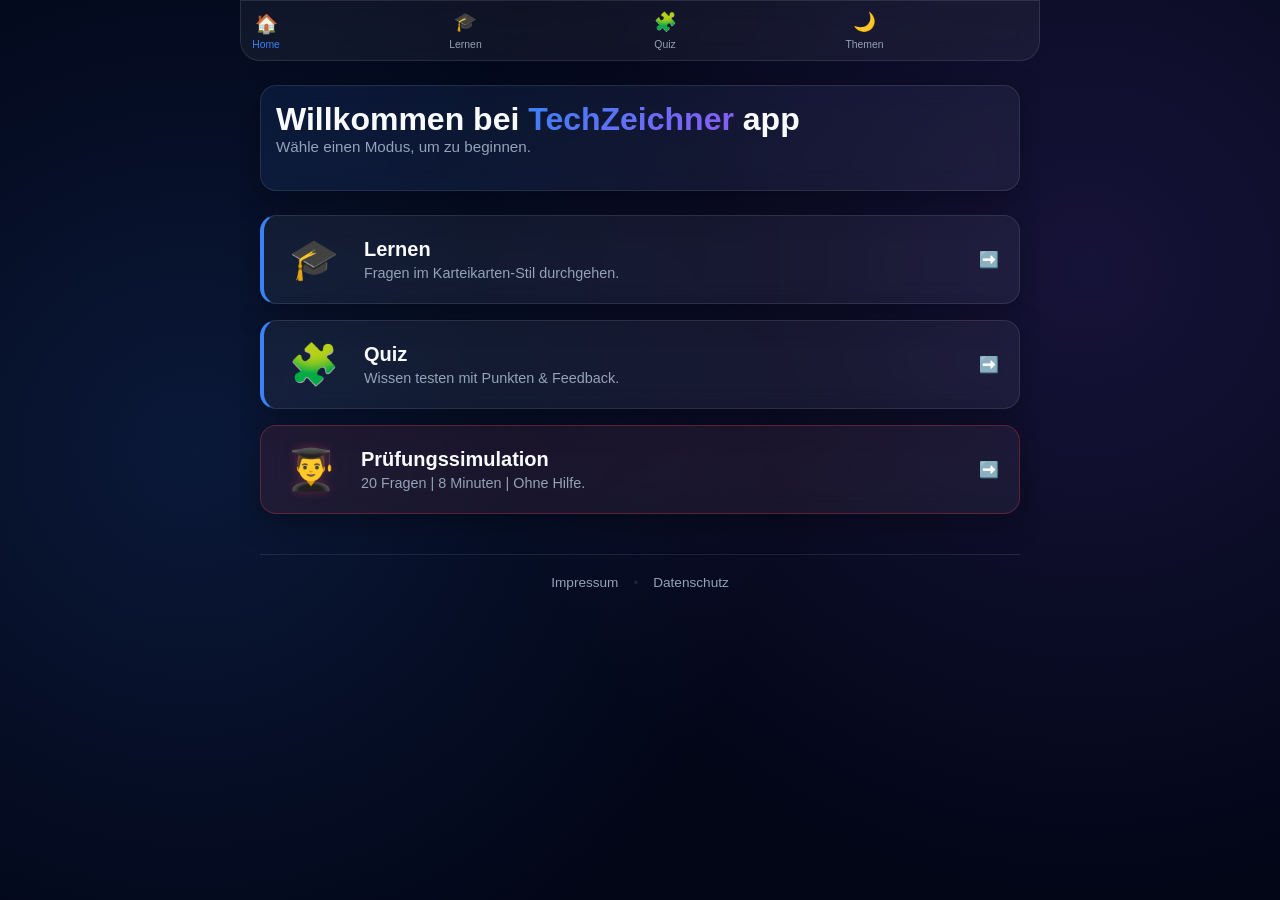
<file: index.html>
<!DOCTYPE html>
<html lang="de">

<head>
    <meta charset="UTF-8">
    <meta name="viewport" content="width=device-width, initial-scale=1.0">
    <meta name="theme-color" content="#0f172a">
    <link rel="manifest" href="manifest.json">
    <link rel="apple-touch-icon" href="apple-touch-icon.png">
    <!-- Verwendung von System-Schriftarten für 100% Datenschutz & Performance -->
    <link rel="stylesheet" href="styles.css">
</head>

<body>
    <div class="app-container">
        <!-- Main Content -->
        <main id="main-content" class="content-area">
            <!-- Content will be rendered here via JS -->
        </main>

        <!-- Bottom Navigation -->
        <nav class="glass-nav">
            <button class="nav-btn active" data-target="home">
                <span class="nav-icon">🏠</span>
                <span>Home</span>
            </button>
            <button class="nav-btn" data-target="learning-home">
                <span class="nav-icon">🎓</span>
                <span>Lernen</span>
            </button>
            <button class="nav-btn" data-target="quiz-home">
                <span class="nav-icon">🧩</span>
                <span>Quiz</span>
            </button>
            <button id="theme-toggle" class="nav-btn" title="Theme wechseln">
                <span id="theme-icon" class="nav-icon">🌙</span>
                <span>Themen</span>
            </button>
        </nav>

        <!-- Global Learning Actions (Fixed at bottom) -->
        <div id="global-learning-actions" class="learning-actions" style="display: none;">
            <button id="btn-show-solution" class="btn-primary" onclick="app.showSolution()">
                <span>👁️</span> Lösung anzeigen
            </button>
            <button id="btn-next-learning" class="btn-primary" style="display: none;" onclick="app.nextQuestion()">
                Nächste Frage ➡️
            </button>
        </div>
    </div>

    <!-- View Templates -->
    <template id="tpl-home">
        <div class="view home-view fade-in">
            <div class="welcome-card glass-card">
                <h1>Willkommen bei <span class="accent-text">TechZeichner</span> app</h1>
                <p>Wähle einen Modus, um zu beginnen.</p>
            </div>

            <div class="gateway-grid">
                <div class="gateway-card glass-card learning-card" onclick="app.navigateTo('learning-home')">
                    <div class="module-icon">🎓</div>
                    <div class="gateway-info">
                        <h3>Lernen</h3>
                        <p>Fragen im Karteikarten-Stil durchgehen.</p>
                    </div>
                    <span class="chevron">➡️</span>
                </div>

                <div class="gateway-card glass-card quiz-card" onclick="app.navigateTo('quiz-home')">
                    <div class="module-icon">🧩</div>
                    <div class="gateway-info">
                        <h3>Quiz</h3>
                        <p>Wissen testen mit Punkten & Feedback.</p>
                    </div>
                    <span class="chevron">➡️</span>
                </div>

                <div class="gateway-card glass-card exam-card" onclick="app.startExam()">
                    <div class="module-icon">👨‍🎓</div>
                    <div class="gateway-info">
                        <h3>Prüfungssimulation</h3>
                        <p>20 Fragen | 8 Minuten | Ohne Hilfe.</p>
                    </div>
                    <span class="chevron">➡️</span>
                </div>
            </div>
            <div class="legal-footer">
                <a href="impressum.html">Impressum</a>
                <span class="separator">•</span>
                <a href="datenschutz.html">Datenschutz</a>
            </div>
        </div>
    </template>


    <template id="tpl-quiz-home">
        <div class="view quiz-home-view fade-in">
            <div class="welcome-card glass-card">
                <h2>Quiz-Modus 🧩</h2>
                <p>Wähle ein Thema, um dein Wissen zu testen. Für jede richtige Antwort sammelst du Punkte!</p>
            </div>

            <div class="section-title">
                <h3>Thema wählen</h3>
            </div>

            <div class="modules-grid">
                <div class="module-card glass-card" onclick="app.startQuiz('Blattformate')">
                    <div class="module-icon">📄</div>
                    <h3>Blattformate</h3>
                    <p>Wissen testen</p>
                </div>
                <div class="module-card glass-card" onclick="app.startQuiz('Linienarten')">
                    <div class="module-icon">🖋️</div>
                    <h3>Linienarten</h3>
                    <p>Wissen testen</p>
                </div>
                <div class="module-card glass-card" onclick="app.startQuiz('Maßstäbe')">
                    <div class="module-icon">📏</div>
                    <h3>Maßstäbe</h3>
                    <p>Wissen testen</p>
                </div>
                <div class="module-card glass-card" onclick="app.startQuiz('Bemaßung')">
                    <div class="module-icon">↔️</div>
                    <h3>Bemaßung</h3>
                    <p>Wissen testen</p>
                </div>
                <div class="module-card glass-card" onclick="app.startQuiz('Projektionen')">
                    <div class="module-icon">📦</div>
                    <h3>Projektionen</h3>
                    <p>Wissen testen</p>
                </div>
                <div class="module-card glass-card" onclick="app.startQuiz('Schnitte')">
                    <div class="module-icon">✂️</div>
                    <h3>Schnitte</h3>
                    <p>Wissen testen</p>
                </div>
                <div class="module-card glass-card" onclick="app.startQuiz('Gewinde')">
                    <div class="module-icon">🔩</div>
                    <h3>Gewinde</h3>
                    <p>Wissen testen</p>
                </div>
                <div class="module-card glass-card all-topics-card" onclick="app.startQuiz('all')">
                    <div class="module-icon">🔀</div>
                    <h3>Alle Themen</h3>
                    <p>Gemischt testen</p>
                </div>
            </div>
        </div>
    </template>

    <template id="tpl-quiz-session">
        <div class="view quiz-view" id="quiz-view-container">
            <div class="quiz-header">
                <h2 id="quiz-title">Wissens-Quiz</h2>
                <div class="score-badge">
                    <span id="score-icon">⭐</span>
                    <span id="quiz-score">0</span>
                </div>
            </div>

            <div class="quiz-progress-bar">
                <div id="quiz-progress-fill" class="quiz-progress-bar-fill"></div>
            </div>


            <!-- Question area -->
            <div id="quiz-container" class="glass-card">
                <!-- Question content injected here -->
            </div>

            <!-- Quiz Actions (Fixed at bottom) -->
            <div id="quiz-actions-container" class="learning-actions" style="display: none;">
                <button id="persistent-next-btn" class="btn-primary" onclick="app.nextQuestion()">
                    Nächste Frage ➡️
                </button>
            </div>

            <!-- Timer für Prüfung -->
            <div id="exam-timer-container" class="glass-card timer-card" style="display: none;">
                <span>🕒</span>
                <span id="exam-timer">8:00</span>
            </div>
        </div>
    </template>




    <template id="tpl-learning-home">
        <div class="view learning-home-view fade-in">
            <div class="welcome-card glass-card">
                <h2>Lern-Modus 🎓</h2>
                <p>Wähle ein Thema, um die Fragen im Karteikarten-Prinzip durchzugehen. Ohne Stress, ohne Zeitdruck.</p>
            </div>

            <div class="section-title">
                <h3>Thema zum Lernen</h3>
            </div>

            <div class="modules-grid" id="learning-theme-grid">
                <div class="module-card glass-card" onclick="app.startLearning('Blattformate')">
                    <div class="module-icon">📄</div>
                    <h3>Blattformate</h3>
                    <p>Lernen</p>
                </div>
                <div class="module-card glass-card" onclick="app.startLearning('Linienarten')">
                    <div class="module-icon">🖋️</div>
                    <h3>Linienarten</h3>
                    <p>Lernen</p>
                </div>
                <div class="module-card glass-card" onclick="app.startLearning('Maßstäbe')">
                    <div class="module-icon">📏</div>
                    <h3>Maßstäbe</h3>
                    <p>Lernen</p>
                </div>
                <div class="module-card glass-card" onclick="app.startLearning('Bemaßung')">
                    <div class="module-icon">↔️</div>
                    <h3>Bemaßung</h3>
                    <p>Lernen</p>
                </div>
                <div class="module-card glass-card" onclick="app.startLearning('Projektionen')">
                    <div class="module-icon">📦</div>
                    <h3>Projektionen</h3>
                    <p>Lernen</p>
                </div>
                <div class="module-card glass-card" onclick="app.startLearning('Schnitte')">
                    <div class="module-icon">✂️</div>
                    <h3>Schnitte</h3>
                    <p>Lernen</p>
                </div>
                <div class="module-card glass-card" onclick="app.startLearning('Gewinde')">
                    <div class="module-icon">🔩</div>
                    <h3>Gewinde</h3>
                    <p>Lernen</p>
                </div>
                <div class="module-card glass-card all-topics-card" onclick="app.startLearning('all')">
                    <div class="module-icon">🔀</div>
                    <h3>Alle Themen</h3>
                    <p>Gemischt lernen</p>
                </div>
            </div>
        </div>
    </template>

    <template id="tpl-learning-session">
        <div class="view learning-view fade-in">
            <div class="quiz-header">
                <h2 id="learning-title">Lernmodus</h2>
                <span id="learning-progress" class="score-badge">Frage 1/X</span>
            </div>

            <div class="quiz-progress-bar">
                <div id="learning-progress-fill" class="quiz-progress-bar-fill"></div>
            </div>

            <div id="learning-container" class="glass-card">
                <!-- Question content injected here -->
            </div>
        </div>
    </template>

    <!-- Data and App Scripts -->
    <script src="questions_tz.js"></script>
    <script src="app.js"></script>
    <script>
        if ('serviceWorker' in navigator && window.location.protocol !== 'file:') {
            window.addEventListener('load', () => {
                navigator.serviceWorker.register('./service-worker.js')
                    .catch(err => console.warn('ServiceWorker registration failed:', err));
            });
        }
    </script>
</body>

</html>
</file>
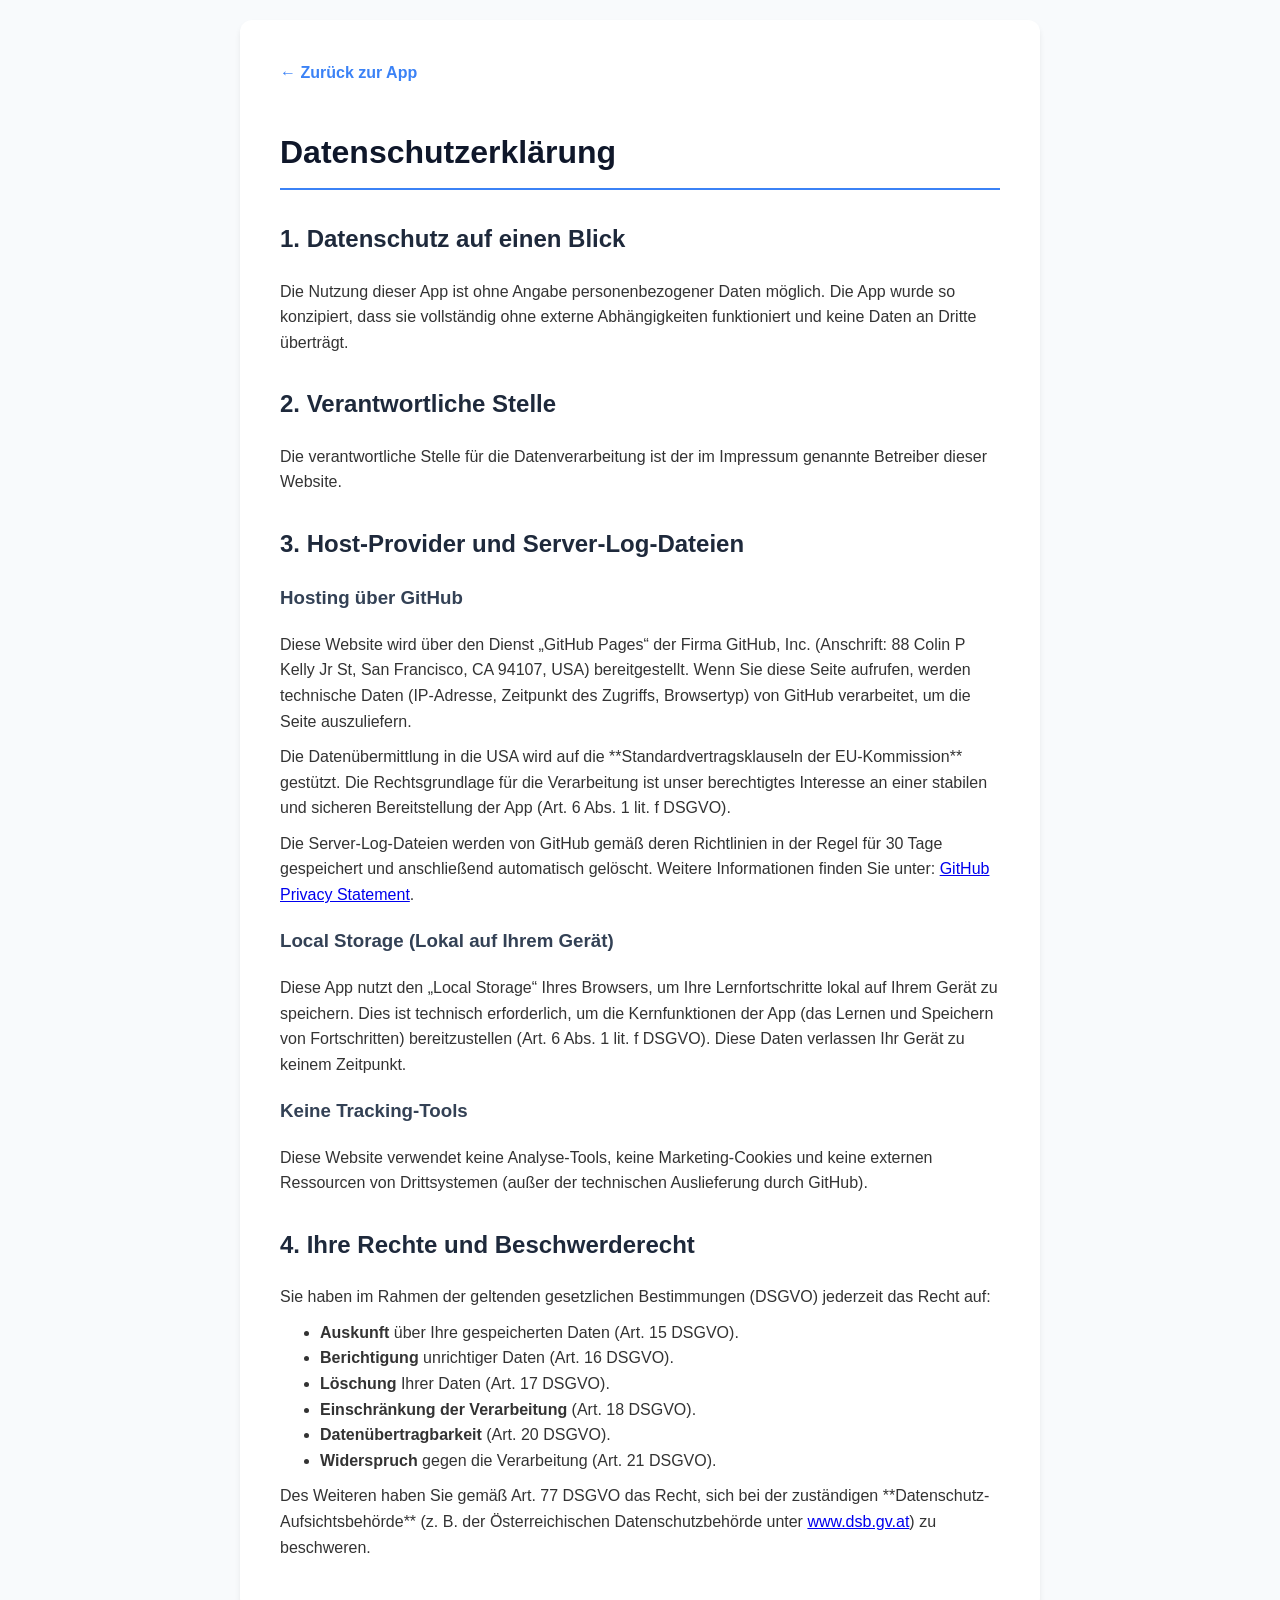
<file: datenschutz.html>
<!DOCTYPE html>
<html lang="de">
<head>
    <meta charset="UTF-8">
    <meta name="viewport" content="width=device-width, initial-scale=1.0">
    <title>Datenschutzerklärung - TechZeichner Pro</title>
    <style>
        body {
            font-family: -apple-system, BlinkMacSystemFont, "Segoe UI", Roboto, Helvetica, Arial, sans-serif;
            line-height: 1.6;
            color: #333;
            max-width: 800px;
            margin: 0 auto;
            padding: 20px;
            background-color: #f8fafc;
        }
        .container {
            background: white;
            padding: 40px;
            border-radius: 12px;
            box-shadow: 0 4px 6px -1px rgba(0, 0, 0, 0.1);
        }
        h1 { color: #0f172a; border-bottom: 2px solid #3b82f6; padding-bottom: 10px; }
        h2 { color: #1e293b; margin-top: 30px; }
        h3 { color: #334155; }
        p, ul { margin: 10px 0; }
        .back-link { display: inline-block; margin-bottom: 20px; color: #3b82f6; text-decoration: none; font-weight: 600; }
        .back-link:hover { text-decoration: underline; }
    </style>
</head>
<body>
    <div class="container">
        <a href="index.html" class="back-link">← Zurück zur App</a>
        <h1>Datenschutzerklärung</h1>

        <h2>1. Datenschutz auf einen Blick</h2>
        <p>Die Nutzung dieser App ist ohne Angabe personenbezogener Daten möglich. Die App wurde so konzipiert, dass sie vollständig ohne externe Abhängigkeiten funktioniert und keine Daten an Dritte überträgt.</p>

        <h2>2. Verantwortliche Stelle</h2>
        <p>Die verantwortliche Stelle für die Datenverarbeitung ist der im Impressum genannte Betreiber dieser Website.</p>

        <h2>3. Host-Provider und Server-Log-Dateien</h2>
        <h3>Hosting über GitHub</h3>
        <p>Diese Website wird über den Dienst „GitHub Pages“ der Firma GitHub, Inc. (Anschrift: 88 Colin P Kelly Jr St, San Francisco, CA 94107, USA) bereitgestellt. Wenn Sie diese Seite aufrufen, werden technische Daten (IP-Adresse, Zeitpunkt des Zugriffs, Browsertyp) von GitHub verarbeitet, um die Seite auszuliefern.</p>
        <p>Die Datenübermittlung in die USA wird auf die **Standardvertragsklauseln der EU-Kommission** gestützt. Die Rechtsgrundlage für die Verarbeitung ist unser berechtigtes Interesse an einer stabilen und sicheren Bereitstellung der App (Art. 6 Abs. 1 lit. f DSGVO).</p>
        <p>Die Server-Log-Dateien werden von GitHub gemäß deren Richtlinien in der Regel für 30 Tage gespeichert und anschließend automatisch gelöscht. Weitere Informationen finden Sie unter: <a href="https://docs.github.com/en/site-policy/privacy-policies/github-privacy-statement" target="_blank" rel="noopener noreferrer">GitHub Privacy Statement</a>.</p>

        <h3>Local Storage (Lokal auf Ihrem Gerät)</h3>
        <p>Diese App nutzt den „Local Storage“ Ihres Browsers, um Ihre Lernfortschritte lokal auf Ihrem Gerät zu speichern. Dies ist technisch erforderlich, um die Kernfunktionen der App (das Lernen und Speichern von Fortschritten) bereitzustellen (Art. 6 Abs. 1 lit. f DSGVO). Diese Daten verlassen Ihr Gerät zu keinem Zeitpunkt.</p>

        <h3>Keine Tracking-Tools</h3>
        <p>Diese Website verwendet keine Analyse-Tools, keine Marketing-Cookies und keine externen Ressourcen von Drittsystemen (außer der technischen Auslieferung durch GitHub).</p>

        <h2>4. Ihre Rechte und Beschwerderecht</h2>
        <p>Sie haben im Rahmen der geltenden gesetzlichen Bestimmungen (DSGVO) jederzeit das Recht auf:</p>
        <ul>
            <li><strong>Auskunft</strong> über Ihre gespeicherten Daten (Art. 15 DSGVO).</li>
            <li><strong>Berichtigung</strong> unrichtiger Daten (Art. 16 DSGVO).</li>
            <li><strong>Löschung</strong> Ihrer Daten (Art. 17 DSGVO).</li>
            <li><strong>Einschränkung der Verarbeitung</strong> (Art. 18 DSGVO).</li>
            <li><strong>Datenübertragbarkeit</strong> (Art. 20 DSGVO).</li>
            <li><strong>Widerspruch</strong> gegen die Verarbeitung (Art. 21 DSGVO).</li>
        </ul>
        <p>Des Weiteren haben Sie gemäß Art. 77 DSGVO das Recht, sich bei der zuständigen **Datenschutz-Aufsichtsbehörde** (z. B. der Österreichischen Datenschutzbehörde unter <a href="https://www.dsb.gv.at" target="_blank" rel="noopener noreferrer">www.dsb.gv.at</a>) zu beschweren.</p>
    </div>
</body>
</html>
</file>
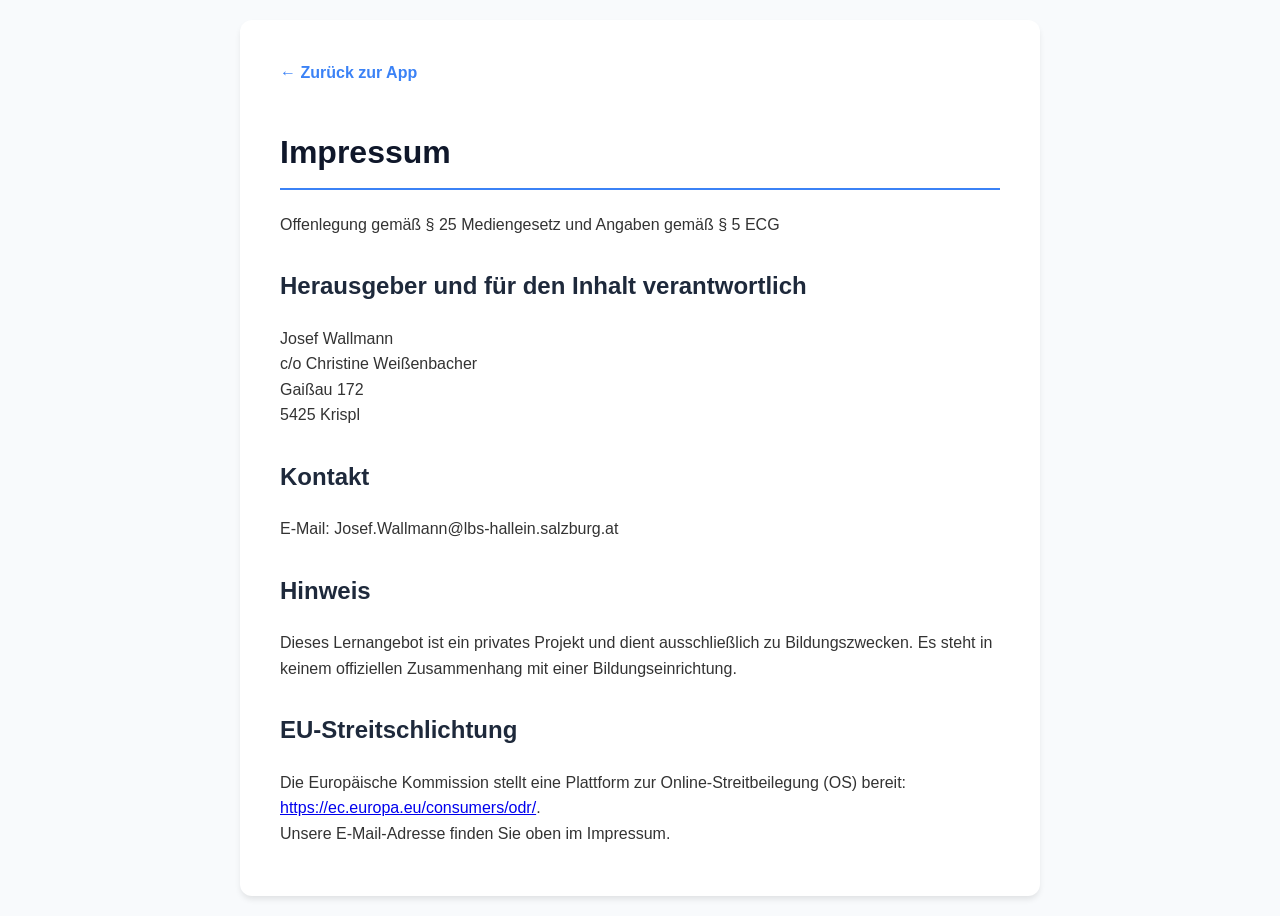
<file: impressum.html>
<!DOCTYPE html>
<html lang="de">

<head>
    <meta charset="UTF-8">
    <meta name="viewport" content="width=device-width, initial-scale=1.0">
    <title>Impressum - TechZeichner Pro</title>
    <style>
        body {
            font-family: -apple-system, BlinkMacSystemFont, "Segoe UI", Roboto, Helvetica, Arial, sans-serif;
            line-height: 1.6;
            color: #333;
            max-width: 800px;
            margin: 0 auto;
            padding: 20px;
            background-color: #f8fafc;
        }

        .container {
            background: white;
            padding: 40px;
            border-radius: 12px;
            box-shadow: 0 4px 6px -1px rgba(0, 0, 0, 0.1);
        }

        h1 {
            color: #0f172a;
            border-bottom: 2px solid #3b82f6;
            padding-bottom: 10px;
        }

        h2 {
            color: #1e293b;
            margin-top: 30px;
        }

        p {
            margin: 10px 0;
        }

        .back-link {
            display: inline-block;
            margin-bottom: 20px;
            color: #3b82f6;
            text-decoration: none;
            font-weight: 600;
        }

        .back-link:hover {
            text-decoration: underline;
        }
    </style>
</head>

<body>
    <div class="container">
        <a href="index.html" class="back-link">← Zurück zur App</a>
        <h1>Impressum</h1>
        <p>Offenlegung gemäß § 25 Mediengesetz und Angaben gemäß § 5 ECG</p>

        <h2>Herausgeber und für den Inhalt verantwortlich</h2>
        <p>
            Josef Wallmann<br>
            c/o Christine Weißenbacher<br>
            Gaißau 172<br>
            5425 Krispl
        </p>

        <h2>Kontakt</h2>
        <p>
            E-Mail: Josef.Wallmann@lbs-hallein.salzburg.at<br>

        </p>


        <h2>Hinweis</h2>
        <p>Dieses Lernangebot ist ein privates Projekt und dient ausschließlich zu Bildungszwecken. Es steht in keinem
            offiziellen Zusammenhang mit einer Bildungseinrichtung.</p>

        <h2>EU-Streitschlichtung</h2>
        <p>Die Europäische Kommission stellt eine Plattform zur Online-Streitbeilegung (OS) bereit:
            <a href="https://ec.europa.eu/consumers/odr/" target="_blank"
                rel="noopener noreferrer">https://ec.europa.eu/consumers/odr/</a>.<br>
            Unsere E-Mail-Adresse finden Sie oben im Impressum.
        </p>
    </div>
</body>

</html>
</file>
<file: styles.css>
:root, [data-theme="dark"] {
    --bg-dark: #0f172a;
    --bg-darker: #020617;
    --accent-blue: #3b82f6;
    --accent-blue-hover: #2563eb;
    --accent-gradient: linear-gradient(135deg, #3b82f6, #8b5cf6);
    --text-main: #f8fafc;
    --text-muted: #94a3b8;
    --glass-bg: rgba(255, 255, 255, 0.05);
    --glass-border: rgba(255, 255, 255, 0.1);
    --glass-highlight: rgba(255, 255, 255, 0.08);
    --success: #10b981;
    --error: #ef4444;
    --bg-radial-1: rgba(59, 130, 246, 0.15);
    --bg-radial-2: rgba(139, 92, 246, 0.15);
    --card-shadow: 0 8px 32px rgba(0, 0, 0, 0.3);
}

[data-theme="light"] {
    --bg-dark: #f1f5f9;
    --bg-darker: #e2e8f0;
    --accent-blue: #2563eb;
    --accent-blue-hover: #1d4ed8;
    --accent-gradient: linear-gradient(135deg, #3b82f6, #0ea5e9);
    --text-main: #0f172a;
    --text-muted: #475569;
    --glass-bg: rgba(255, 255, 255, 0.6);
    --glass-border: rgba(255, 255, 255, 0.5);
    --glass-highlight: rgba(255, 255, 255, 0.8);
    --success: #059669;
    --error: #dc2626;
    --bg-radial-1: rgba(59, 130, 246, 0.15);
    --bg-radial-2: rgba(14, 165, 233, 0.15);
    --card-shadow: 0 8px 32px rgba(0, 0, 0, 0.06);
}

[data-theme="modern"] {
    --bg-dark: #0f0019;
    --bg-darker: #05000a;
    --accent-blue: #d946ef;
    --accent-blue-hover: #c026d3;
    --accent-gradient: linear-gradient(135deg, #d946ef, #8b5cf6);
    --text-main: #faf5ff;
    --text-muted: #d8b4fe;
    --glass-bg: rgba(255, 255, 255, 0.03);
    --glass-border: rgba(217, 70, 239, 0.2);
    --glass-highlight: rgba(217, 70, 239, 0.1);
    --success: #10b981;
    --error: #f43f5e;
    --bg-radial-1: rgba(217, 70, 239, 0.08);
    --bg-radial-2: rgba(139, 92, 246, 0.08);
    --card-shadow: 0 8px 32px rgba(139, 92, 246, 0.1);
}

[data-theme="ocean"] {
    --bg-dark: #0c1e35;
    --bg-darker: #051122;
    --accent-blue: #06b6d4;
    --accent-blue-hover: #0891b2;
    --accent-gradient: linear-gradient(135deg, #06b6d4, #22d3ee);
    --text-main: #f0f9ff;
    --text-muted: #7dd3fc;
    --glass-bg: rgba(6, 182, 212, 0.05);
    --glass-border: rgba(6, 182, 212, 0.2);
    --glass-highlight: rgba(6, 182, 212, 0.1);
    --success: #10b981;
    --error: #ef4444;
    --bg-radial-1: rgba(6, 182, 212, 0.1);
    --bg-radial-2: rgba(30, 58, 138, 0.1);
    --card-shadow: 0 8px 32px rgba(6, 182, 212, 0.1);
}

[data-theme="forest"] {
    --bg-dark: #062016;
    --bg-darker: #04140d;
    --accent-blue: #10b981;
    --accent-blue-hover: #059669;
    --accent-gradient: linear-gradient(135deg, #10b981, #34d399);
    --text-main: #f0fdf4;
    --text-muted: #86efac;
    --glass-bg: rgba(16, 185, 129, 0.05);
    --glass-border: rgba(16, 185, 129, 0.2);
    --glass-highlight: rgba(16, 185, 129, 0.1);
    --success: #10b981;
    --error: #ef4444;
    --bg-radial-1: rgba(16, 185, 129, 0.1);
    --bg-radial-2: rgba(20, 83, 45, 0.1);
    --card-shadow: 0 8px 32px rgba(16, 185, 129, 0.1);
}

[data-theme="cyber"] {
    --bg-dark: #120422;
    --bg-darker: #0a0214;
    --accent-blue: #f43f5e;
    --accent-blue-hover: #e11d48;
    --accent-gradient: linear-gradient(135deg, #f43f5e, #8b5cf6);
    --text-main: #fff1f2;
    --text-muted: #fda4af;
    --glass-bg: rgba(244, 63, 94, 0.05);
    --glass-border: rgba(244, 63, 94, 0.15);
    --glass-highlight: rgba(139, 92, 246, 0.1);
    --success: #22c55e;
    --error: #f43f5e;
    --bg-radial-1: rgba(244, 63, 94, 0.08);
    --bg-radial-2: rgba(139, 92, 246, 0.08);
    --card-shadow: 0 8px 32px rgba(244, 63, 94, 0.15);
}

* {
    margin: 0;
    padding: 0;
    box-sizing: border-box;
    font-family: -apple-system, BlinkMacSystemFont, "Segoe UI", Roboto, Helvetica, Arial, sans-serif, "Apple Color Emoji", "Segoe UI Emoji", "Segoe UI Symbol";
    -webkit-tap-highlight-color: transparent;
}

body {
    background-color: var(--bg-darker);
    color: var(--text-main);
    background-image:
        radial-gradient(circle at 15% 50%, var(--bg-radial-1) 0%, transparent 50%),
        radial-gradient(circle at 85% 30%, var(--bg-radial-2) 0%, transparent 50%);
    background-attachment: fixed;
    min-height: 100vh;
    transition: background-color 0.4s ease, color 0.4s ease;
}

.app-container {
    display: flex;
    flex-direction: column;
    height: 100vh;
    height: 100dvh;
    /* Dynamic viewport height for mobile browsers */
    max-width: 800px;
    margin: 0 auto;
    position: relative;
    overflow: hidden;
}

/* Glassmorphism Utilities */
.glass-header,
.glass-nav,
.glass-card {
    background: var(--glass-bg);
    backdrop-filter: blur(12px);
    -webkit-backdrop-filter: blur(12px);
    border: 1px solid var(--glass-border);
}

.glass-card {
    border-radius: 16px;
    padding: 15px;
    box-shadow: var(--card-shadow);
    transition: transform 0.3s cubic-bezier(0.175, 0.885, 0.32, 1.275), background 0.3s ease, box-shadow 0.3s ease, border-color 0.3s ease;
}


.header-content h1 {
    font-weight: 700;
    font-size: 1.5rem;
    letter-spacing: -0.5px;
}

.accent-text {
    background: var(--accent-gradient);
    background-clip: text;
    -webkit-background-clip: text;
    -webkit-text-fill-color: transparent;
}

/* Main Content */
.content-area {
    flex: 1;
    overflow-y: auto;
    padding: 20px;
    padding-top: 85px; /* Space for top nav */
    padding-bottom: 50px; 
    -webkit-overflow-scrolling: touch; /* Smooth scrolling for iOS */
}

/* Animations */
.fade-in {
    animation: fadeIn 0.4s ease forwards;
}

@keyframes fadeIn {
    from {
        opacity: 0;
        transform: translatey(10px);
    }

    to {
        opacity: 1;
        transform: translatey(0);
    }
}

/* Home View */
.welcome-card {
    margin-bottom: 24px;
    background: linear-gradient(145deg, rgba(59, 130, 246, 0.1), rgba(255, 255, 255, 0.05));
}

.section-title {
    margin: 30px 0 15px 0;
    padding-bottom: 8px;
    border-bottom: 1px solid var(--glass-border);
}

.section-title h3 {
    font-size: 1.1rem;
    font-weight: 600;
    color: var(--accent-blue);
    text-transform: uppercase;
    letter-spacing: 1px;
}

.welcome-card h2 {
    font-size: 1.5rem;
    margin-bottom: 8px;
}

.welcome-card p {
    color: var(--text-muted);
    font-size: 0.95rem;
    margin-bottom: 20px;
}



.modules-grid {
    display: grid;
    grid-template-columns: repeat(auto-fit, minmax(120px, 1fr));
    gap: 12px;
    user-select: none;
    /* Prevent selection while tapping */
}

.module-card {
    display: flex;
    flex-direction: column;
    align-items: center;
    text-align: center;
    cursor: pointer;
    padding: 12px;
}

.module-card:hover {
    transform: translateY(-8px) scale(1.03);
    background: var(--glass-highlight);
    border-color: var(--accent-blue);
    box-shadow: 0 12px 25px rgba(0, 0, 0, 0.2);
}

.module-icon {
    font-size: 2.2rem;
    margin-bottom: 10px;
    display: flex;
    justify-content: center;
    align-items: center;
}

.module-card h3 {
    font-size: 1rem;
    margin-bottom: 5px;
}

.module-card p {
    font-size: 0.8rem;
    color: var(--text-muted);
}

/* Quiz View */
.quiz-header {
    display: flex;
    justify-content: space-between;
    align-items: center;
    margin-bottom: 20px;
}

.score-badge {
    background: var(--glass-highlight);
    padding: 6px 12px;
    border-radius: 20px;
    font-weight: 600;
    font-size: 0.9rem;
    border: 1px solid var(--glass-border);
}

.quiz-question {
    font-size: 1.2rem;
    font-weight: 600;
    margin-bottom: 24px;
    line-height: 1.4;
}

.quiz-options {
    display: flex;
    flex-direction: column;
    gap: 12px;
}

.quiz-option {
    background: var(--glass-bg);
    border: 2px solid var(--glass-border);
    padding: 12px 16px;
    /* Extra touch area */
    border-radius: 12px;
    cursor: pointer;
    font-size: 0.95rem;
    font-weight: 500;
    color: var(--text-main);
    transition: all 0.3s cubic-bezier(0.175, 0.885, 0.32, 1.275);
    text-align: left;
    user-select: none;
}

.quiz-option:active {
    background: var(--glass-highlight);
    transform: scale(0.97);
}

.quiz-option:hover {
    background: var(--glass-highlight);
    border-color: var(--accent-blue);
    transform: translateY(-2px);
    box-shadow: 0 5px 15px rgba(0,0,0,0.1);
}

.quiz-option.correct {
    background: rgba(16, 185, 129, 0.2);
    border-color: var(--success);
}

.quiz-option.incorrect {
    background: rgba(239, 68, 68, 0.2);
    border-color: var(--error);
}

.quiz-next-btn {
    margin-top: 20px;
    width: 100%;
}

/* Quiz Progress Bar */
.quiz-progress-bar {
    height: 6px;
    background: rgba(255, 255, 255, 0.1);
    border-radius: 3px;
    margin-bottom: 20px;
    overflow: hidden;
}

.quiz-progress-bar-fill {
    height: 100%;
    background: var(--accent-gradient);
    width: 0%;
    transition: width 0.3s ease;
}

/* Review Mode */
.review-list {
    display: flex;
    flex-direction: column;
    gap: 16px;
    margin-top: 20px;
    text-align: left;
}

.review-item {
    padding: 15px;
    border-left: 4px solid var(--error);
}

.review-item h4 {
    font-size: 1rem;
    margin-bottom: 8px;
    color: var(--text-main);
}

.review-item .your-answer {
    color: var(--error);
    font-size: 0.9rem;
    margin-bottom: 4px;
}

.review-item .correct-answer {
    color: var(--success);
    font-size: 0.9rem;
    margin-bottom: 8px;
}

.review-item .explanation {
    font-size: 0.85rem;
    color: var(--text-muted);
    font-style: italic;
}

.btn-secondary {
    background: rgba(255, 255, 255, 0.1);
    color: var(--text-main);
    border: 1px solid var(--glass-border);
    padding: 7px 14px;
    border-radius: 6px;
    cursor: pointer;
    font-weight: 600;
    font-size: 0.85rem;
    transition: all 0.2s;
}

.btn-secondary:hover {
    background: rgba(255, 255, 255, 0.15);
}




/* Buttons */
.btn-primary {
    background: var(--accent-gradient);
    color: white;
    border: none;
    padding: 12px 20px;
    border-radius: 12px;
    font-size: 1.05rem;
    font-weight: 600;
    cursor: pointer;
    transition: all 0.3s cubic-bezier(0.175, 0.885, 0.32, 1.275);
    box-shadow: 0 4px 15px rgba(0, 0, 0, 0.3);
    flex: 1;
    display: flex;
    justify-content: center;
    align-items: center;
    gap: 8px;
}

.btn-primary:hover {
    transform: translateY(-3px) scale(1.02);
    box-shadow: 0 6px 20px rgba(0, 0, 0, 0.4);
}

.btn-primary:active {
    transform: translateY(1px) scale(0.98);
}

.btn-primary:disabled {
    opacity: 0.5;
    cursor: not-allowed;
    transform: none;
    box-shadow: none;
}

/* Top Navigation */
.glass-nav {
    position: fixed;
    top: 0;
    left: 50%;
    transform: translateX(-50%);
    width: 100%;
    max-width: 800px;
    display: grid;
    grid-template-columns: repeat(4, 1fr);
    padding: 10px 0;
    border-bottom: 1px solid var(--glass-border);
    border-radius: 0 0 20px 20px;
    z-index: 1000;
}

.nav-btn {
    background: transparent;
    border: none;
    color: var(--text-muted);
    display: flex;
    flex-direction: column;
    align-items: center;
    gap: 6px;
    cursor: pointer;
    font-size: 0.65rem;
    font-weight: 500;
    transition: all 0.3s ease;
    width: 50px;
}

.nav-btn .nav-icon {
    font-size: 1.15rem;
    transition: transform 0.3s cubic-bezier(0.175, 0.885, 0.32, 1.275);
}

.nav-btn:hover {
    color: var(--text-main);
}

.nav-btn.active {
    color: var(--accent-blue);
}

.nav-btn.active .nav-icon {
    transform: translatey(2px);
}

.nav-btn-circle {
    background: var(--glass-bg);
    border: 1px solid var(--glass-border);
    color: var(--text-main);
    width: 40px;
    height: 40px;
    border-radius: 50%;
    display: flex;
    align-items: center;
    justify-content: center;
    cursor: pointer;
    transition: all 0.2s;
}

.nav-btn-circle:hover {
    background: var(--glass-highlight);
    border-color: var(--accent-blue);
}

@media (max-width: 600px) {
    .modules-grid {
        grid-template-columns: repeat(2, 1fr);
        /* 2 columns on most phones */
        gap: 10px;
    }
}

@media (max-width: 360px) {
    .modules-grid {
        grid-template-columns: 1fr;
        /* 1 column on very small phones */
    }

    .header-content h1 {
        font-size: 1.25rem;
    }

    .welcome-card h2 {
        font-size: 1.25rem;
    }
}

/* Exam Mode Specifics */
.exam-card {
    border: 1.5px solid rgba(239, 68, 68, 0.3);
    background: linear-gradient(145deg, rgba(239, 68, 68, 0.1), rgba(255, 255, 255, 0.05));
}

.exam-card .module-icon {
    filter: drop-shadow(0 0 5px rgba(239, 68, 68, 0.3));
}

/* Alle Themen Card - Greenish */
.all-topics-card {
    border: 1.5px solid rgba(16, 185, 129, 0.3);
    background: linear-gradient(145deg, rgba(16, 185, 129, 0.1), rgba(255, 255, 255, 0.05));
}

.all-topics-card .module-icon {
    filter: drop-shadow(0 0 5px rgba(16, 185, 129, 0.3));
}

.timer-card {
    position: fixed;
    bottom: 90px;
    right: 20px;
    padding: 10px 20px;
    display: flex;
    align-items: center;
    gap: 10px;
    font-weight: 700;
    color: #ef4444;
    border: 1px solid rgba(239, 68, 68, 0.3);
    z-index: 100;
    animation: pulse 2s infinite;
}

@keyframes pulse {
    0% {
        transform: scale(1);
    }

    50% {
        transform: scale(1.05);
    }

    100% {
        transform: scale(1);
    }
}

.quiz-option.selected {
    background: rgba(59, 130, 246, 0.3);
    border-color: var(--accent-blue);
}

.grade-circle {
    box-shadow: 0 0 20px rgba(0, 0, 0, 0.2);
    animation: popIn 0.5s cubic-bezier(0.175, 0.885, 0.32, 1.275);
}


.learning-actions {
    position: fixed;
    bottom: 0;
    left: 50%;
    transform: translateX(-50%);
    width: 100%;
    padding: 20px 20px 30px 20px; /* More padding at bottom for safe area */
    max-width: 800px;
    display: flex;
    justify-content: center;
    gap: 15px;
    z-index: 1000;
    pointer-events: none; /* Let clicks pass through to content behind, but buttons below will re-enable them */
}

.learning-actions button {
    pointer-events: auto; /* Re-enable for the actual buttons */
}

.learning-actions .btn-primary {
    padding: 18px 24px;
    font-size: 1.1rem;
    border-radius: 14px;
    box-shadow: 0 4px 15px rgba(0, 0, 0, 0.4);
}

.learning-view, .quiz-view {
    padding-bottom: 180px !important;
}

.learning-view .review-item {
    border-left: 4px solid var(--accent-blue);
    text-align: left;
    animation: slideIn 0.3s ease-out;
}

@keyframes slideIn {
    from {
        opacity: 0;
        transform: translateY(10px);
    }

    to {
        opacity: 1;
        transform: translateY(0);
    }
}


/* Gateway Cards (Home) */
.gateway-grid {
    display: flex;
    flex-direction: column;
    gap: 16px;
    margin-top: 10px;
}

.gateway-card {
    display: flex;
    align-items: center;
    gap: 20px;
    padding: 20px;
    cursor: pointer;
    position: relative;
    transition: all 0.3s ease;
}

.gateway-card:hover {
    transform: translateX(5px);
    background: var(--glass-highlight);
    border-color: var(--accent-blue);
}

.gateway-card .module-icon {
    font-size: 2.5rem;
    margin-bottom: 0;
    flex-shrink: 0;
    width: 60px;
    display: flex;
    justify-content: center;
}

.gateway-info {
    flex: 1;
}

.gateway-info h3 {
    font-size: 1.25rem;
    margin-bottom: 4px;
}

.gateway-info p {
    font-size: 0.9rem;
    color: var(--text-muted);
}

.gateway-card>i.fa-chevron-right {
    color: var(--glass-border);
    font-size: 1.2rem;
    transition: color 0.3s;
}

.gateway-card:hover>i.fa-chevron-right {
    color: var(--accent-blue);
}

.learning-card {
    border-left: 4px solid var(--accent-blue);
}

.quiz-card {
    border-left: 4px solid var(--accent-blue);
}

@keyframes popIn {
    0% {
        transform: scale(0);
        opacity: 0;
    }

    100% {
        transform: scale(1);
        opacity: 1;
    }
}

/* Legal Footer */
.legal-footer {
    margin-top: 40px;
    padding: 20px 0;
    text-align: center;
    border-top: 1px solid var(--glass-border);
    display: flex;
    justify-content: center;
    align-items: center;
    gap: 15px;
    font-size: 0.85rem;
}

.legal-footer a {
    color: var(--text-muted);
    text-decoration: none;
    transition: color 0.2s;
}

.legal-footer a:hover {
    color: var(--accent-blue);
}

.legal-footer .separator {
    color: var(--glass-border);
}

.theme-toggle-btn {
    position: absolute;
    top: 20px;
    right: 20px;
    z-index: 1000;
    font-size: 1.3rem;
    box-shadow: var(--card-shadow);
    animation: fadeIn 0.6s ease forwards;
}
</file>
